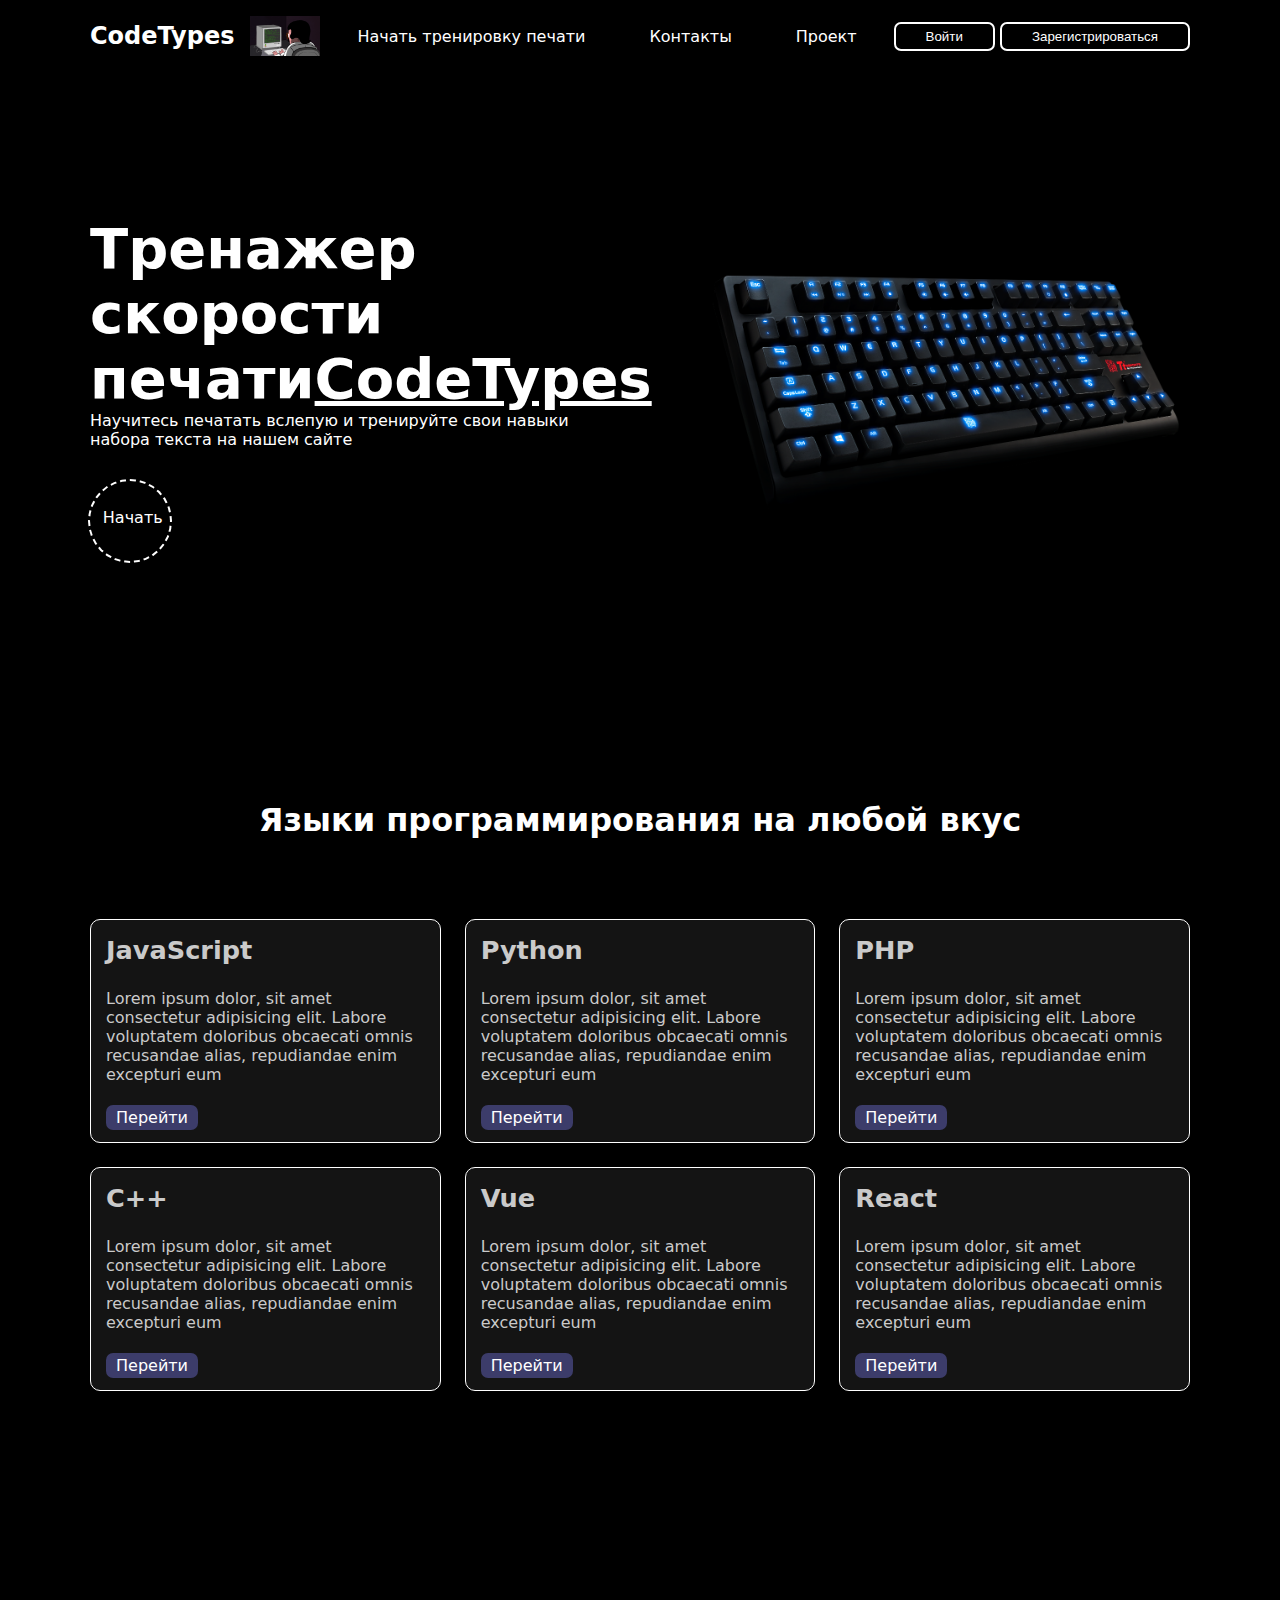
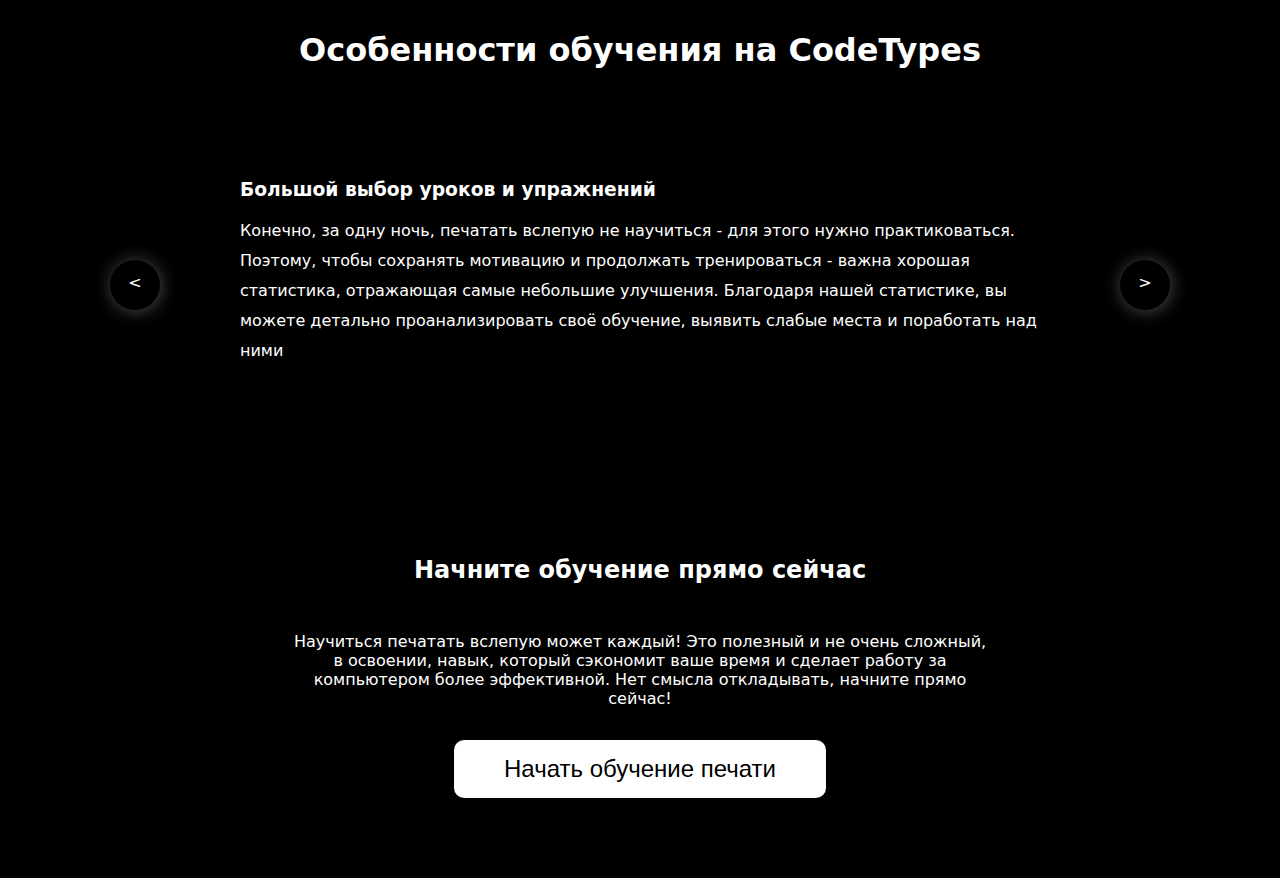
<file: index.html>
<!DOCTYPE html>
<html lang="en">
<head>
    <meta charset="UTF-8">
    <meta name="viewport" content="width=device-width, initial-scale=1.0">
    <meta name="description" content="Улучшите свою скорость печати с помощью нашего тренажера.">
    <link rel="stylesheet" href="global.css">
    <link rel="stylesheet" href="./css/header.css">
    <link rel="stylesheet" href="./css/header-bot.css">
    <link rel="stylesheet" href="./css/card.css">
    <link rel="stylesheet" href="./css/slider.css">
    <link rel="stylesheet" href="./css/footer.css">
    <title>Тренажер скорости печати - улучшите свою скорость печати</title>
</head>
<body>
    <header class="header">
        <div class="container">
            <div class="inner-header">
                <div class="header-img">
                    <a href="" class="header-logo">CodeTypes</a>
                    <img src="./giphy.gif" alt="..." width="70" height="40">
                </div>
                    <div class="header-nav">
                        <ul class="nav">
                            <li class="nav-link"><a href="">Начать тренировку печати</a></li>
                            <li class="nav-link"><a href="contact.html">Контакты</a></li>
                            <li class="nav-link"><a href="project.html">Проект</a></li>
                    </ul>
                </div>
                <div class="button-register">
                    <button>Войти</button>
                    <button>Зарегистрироваться</button>
                </div>
            </div>
        </div>
    </header>

    <div class="header-bot-screen">
        <div class="container">
            <div class="left-side">
                <h1 class="header-bot-title">Тренажер скорости печати<span class="site-name">CodeTypes</span></h1>
                <p class="header-bot-description">
                    Научитесь печатать вслепую
                    и тренируйте свои навыки набора
                    текста на нашем сайте
                </p>
                <div class="animate-border">
                    <div class="inner-text">Начать</div>
                </div>
            </div>
            <div class="right-side-img">
                <img class="header-bot-img" src="./pngwing.com(3).png" alt="">
            </div>
        </div>
    </div>

    <div class="card-section">
        <div class="container">
            <h2 class="main-title">Языки программирования на любой вкус</h2>
            <div class="cards">
                <div class="card-item">
                    <p class="card-item-title">JavaScript</p>
                    <p class="card-item-text">
                        Lorem ipsum dolor, sit amet consectetur adipisicing elit.
                        Labore voluptatem doloribus obcaecati omnis recusandae alias, repudiandae enim excepturi eum 
                    </p>
                    <a href="" class="card-item-button">Перейти</a>
                </div>
                <div class="card-item">
                    <p class="card-item-title">Python</p>
                    <p class="card-item-text">
                        Lorem ipsum dolor, sit amet consectetur adipisicing elit.
                        Labore voluptatem doloribus obcaecati omnis recusandae alias, repudiandae enim excepturi eum 
                    </p>
                    <a href="" class="card-item-button">Перейти</a>
                </div>
                <div class="card-item">
                    <p class="card-item-title">PHP</p>
                    <p class="card-item-text">
                        Lorem ipsum dolor, sit amet consectetur adipisicing elit.
                        Labore voluptatem doloribus obcaecati omnis recusandae alias, repudiandae enim excepturi eum 
                    </p>
                    <a href="" class="card-item-button">Перейти</a>
                </div>
                <div class="card-item">
                    <p class="card-item-title">C++</p>
                    <p class="card-item-text">
                        Lorem ipsum dolor, sit amet consectetur adipisicing elit.
                        Labore voluptatem doloribus obcaecati omnis recusandae alias, repudiandae enim excepturi eum 
                    </p>
                    <a href="" class="card-item-button">Перейти</a>
                </div>
                <div class="card-item">
                    <p class="card-item-title">Vue</p>
                    <p class="card-item-text">
                        Lorem ipsum dolor, sit amet consectetur adipisicing elit.
                        Labore voluptatem doloribus obcaecati omnis recusandae alias, repudiandae enim excepturi eum 
                    </p>
                    <a href="" class="card-item-button">Перейти</a>
                </div>
                <div class="card-item">
                    <p class="card-item-title">React</p>
                    <p class="card-item-text">
                        Lorem ipsum dolor, sit amet consectetur adipisicing elit.
                        Labore voluptatem doloribus obcaecati omnis recusandae alias, repudiandae enim excepturi eum 
                    </p>
                    <a href="" class="card-item-button">Перейти</a>
                </div>
            </div>
        </div>
    </div>

    <div class="slider-section">
        <div class="container">
            <h2 class="main-title">Особенности обучения на CodeTypes</h2>
            <div class="slider-container">
                <div class="slider-button button-prev">&lt</div>
                    <div class="grid-container">
                        <div class="grid-item">
                           <h3>
                            Большой выбор уроков и упражнений
                           </h3>
                           <p>
                            Конечно, за одну ночь, печатать вслепую не научиться - для этого нужно практиковаться. Поэтому, чтобы сохранять мотивацию и продолжать тренироваться - важна хорошая статистика, отражающая самые небольшие улучшения.
                            Благодаря нашей статистике, вы можете детально проанализировать своё обучение, выявить слабые места и поработать над ними
                        </p>   
                        </div>
                        <div class="grid-item">
                           <h3>
                                Умный и динамичный
                           </h3> 
                           <p>
                            Конечно, за одну ночь, печатать вслепую не научиться - для этого нужно практиковаться. Поэтому, чтобы сохранять мотивацию и продолжать тренироваться - важна хорошая статистика, отражающая самые небольшие улучшения.
                            Благодаря нашей статистике, вы можете детально проанализировать своё обучение, выявить слабые места и поработать над ними
                        </p>   
                        </div>
                        <div class="grid-item">
                         <h3>
                            Широкие возможности настройки
                         </h3>   
                         <p>
                            Конечно, за одну ночь, печатать вслепую не научиться - для этого нужно практиковаться. Поэтому, чтобы сохранять мотивацию и продолжать тренироваться - важна хорошая статистика, отражающая самые небольшие улучшения.
                            Благодаря нашей статистике, вы можете детально проанализировать своё обучение, выявить слабые места и поработать над ними
                        </p>   
                        </div>
                        <div class="grid-item">
                           <h3>
                            Профессиональная отчетность
                           </h3>
                            <p>
                                Конечно, за одну ночь, печатать вслепую не научиться - для этого нужно практиковаться. Поэтому, чтобы сохранять мотивацию и продолжать тренироваться - важна хорошая статистика, отражающая самые небольшие улучшения.
                                Благодаря нашей статистике, вы можете детально проанализировать своё обучение, выявить слабые места и поработать над ними
                            </p>         
                        </div>
                    </div>
                <div class="slider-button button-next">&gt</div>
            </div>
        </div>
    </div>
    <footer class="footer">
        <div class="container">
            <h2 class="footer-title">Начните обучение прямо сейчас</h2>
            <p>
                Научиться печатать вслепую может каждый! Это полезный и не очень сложный, в освоении, навык,
                который сэкономит ваше время и сделает работу за компьютером более эффективной.
                Нет смысла откладывать, начните прямо сейчас!
            </p>
            <button class="footer-button">Начать обучение печати</button>
        </div>
    </footer>
    <script src="./js/script.js"></script>
    <script src="./js/slider.js"></script>
</body>
</html>
</file>
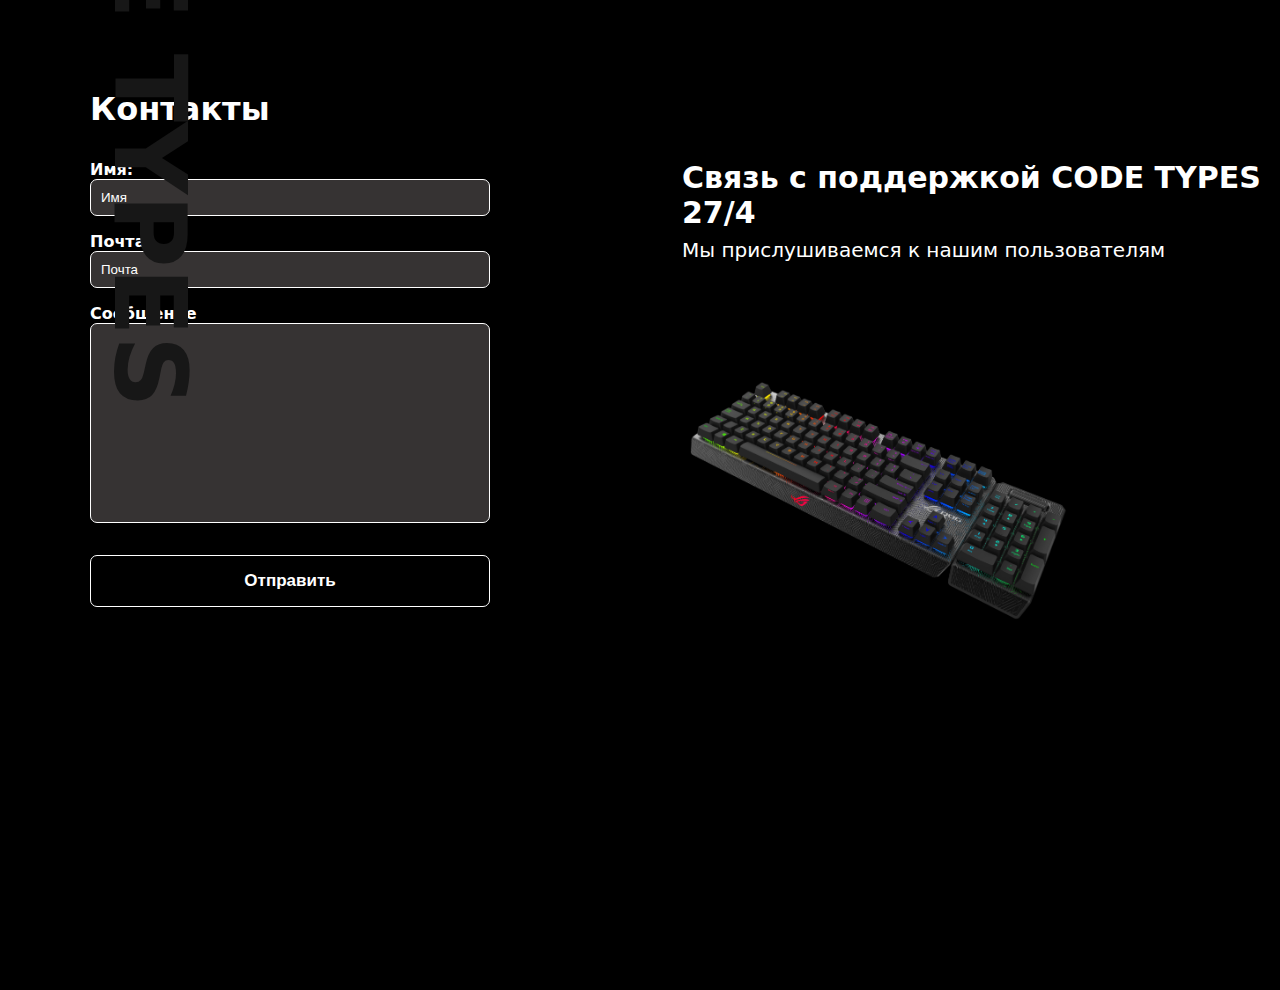
<file: contact.html>
<!DOCTYPE html>
<html lang="en">
<head>
    <meta charset="UTF-8">
    <meta name="viewport" content="width=device-width, initial-scale=1.0">
    <link rel="stylesheet" href="./global.css">
    <link rel="stylesheet" href="./css/contact.css">
    <title>Document</title>
</head>
<body>
    <div class="container">
        <div class="left-button">
            <a href="index.html">CODE TYPES</a>
        </div>
        <div class="inner-container">
            <h1 class="inner-title">
                Контакты
            </h1>
            <div class="sides">
                <div class="form-section">
                    <form>
                        <div class="form-block">
                            <label for="">Имя:</label>
                            <input type="text" placeholder="Имя">
                        </div>
                        <div class="form-block">
                            <label for="">Почта:</label>
                            <input type="text" placeholder="Почта">
                        </div>
                        <div class="form-block">
                            <label for="">Сообщение</label>
                            <textarea></textarea>
                        </div>
                        <button class="form-button">Отправить</button>
                    </form>
                </div>
                <div class="text-section">
                    <h3>Связь с поддержкой CODE TYPES 27/4</h3>
                    <p>Мы прислушиваемся к нашим пользователям</p>
                    <img class="animate-img" src="./pngwing.com (1).png" alt="" width="400">
                </div>
            </div>

        </div>
    </div>
</body>
</html>
</file>
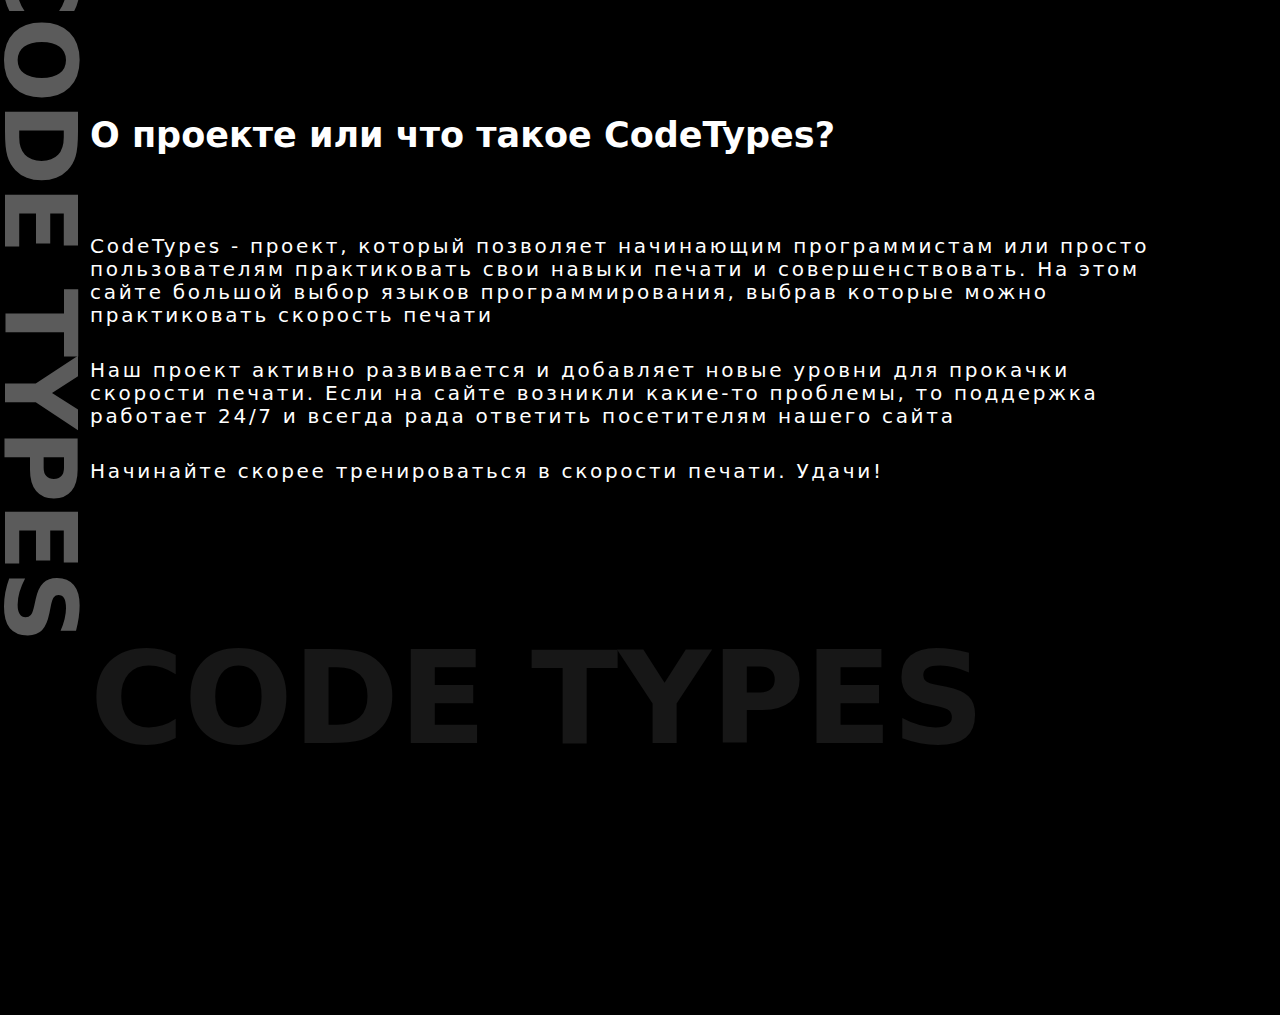
<file: project.html>
<!DOCTYPE html>
<html lang="en">
<head>
    <meta charset="UTF-8">
    <meta name="viewport" content="width=device-width, initial-scale=1.0">
    <link rel="stylesheet" href="./global.css">
    <link rel="stylesheet" href="./css/project.css">
    <title>Document</title>
</head>
<body>
    <div class="container">
        <div class="left-button">
            <a href="index.html">CODE TYPES</a>
        </div>
        <div class="inner-container">
        <h1>О проекте или что такое CodeTypes?</h1>
        <div class="first-text project-text">
            <p>
                CodeTypes - проект, который позволяет начинающим программистам или просто пользователям практиковать свои навыки печати и совершенствовать. На этом сайте большой выбор языков программирования, выбрав которые можно практиковать скорость печати
            </p>
        </div>
        <div class="second-text project-text">
            <p>
                Наш проект активно развивается и добавляет новые уровни для прокачки скорости печати. Если на сайте возникли какие-то проблемы, то поддержка работает 24/7 и всегда рада ответить посетителям нашего сайта
            </p>
        </div>
        <p class="project-text">Начинайте скорее тренироваться в скорости печати. Удачи! </p>
        <div class="buttom-main">
            <a href="index.html">CODE TYPES</a>
        </div>
    </div>
</div>
</body>
</html>
</file>
<file: global.css>
* {
  box-sizing: border-box;
  margin: 0;
  padding: 0;
}

body {
    /* Градиент */
    background: black; /* Здесь можно выбрать цвета градиента */
    /* Чтобы градиент занимал всю высоту страницы */
    height: 100vh;
    margin: 0; 
    font-family: system-ui, -apple-system, BlinkMacSystemFont, 'Segoe UI', Roboto, Oxygen, Ubuntu, Cantarell, 'Open Sans', 'Helvetica Neue', sans-serif; /* Пример подключения шрифта */
  }


  .container {
    max-width: 1100px;
    margin: 0 auto;
  }


  ul { 
    list-style-type: none;
  }

  a {
    text-decoration: none;
    color: white;
  }

  h1,h2, a, p, ul > li {
    color: white;
  }
</file>
<file: css/header.css>
.header {
    padding-top: 1rem ;
    padding-bottom: 10rem;
}

.header-img {
    display: flex;
    align-items: center;
    gap: 1rem;
}

.inner-header { 
    display: flex;
    align-items: center;
    justify-content: space-between;
}

.header-nav .nav {
    display: flex;
    gap: 4rem;
}


.header-logo { 
    font-size: 1.5rem;
    font-weight: 600;
}
</file>
<file: css/header-bot.css>
.header-bot-title {
    font-size: 3.5rem;
    width: 600px;
}

.header-bot-screen .container {
    display: flex;
    align-items: center;
    flex-direction: row;
    flex-wrap: nowrap;
}

.right-side-img {
  position: relative;
  transition: all .3s linear;
}

.header-bot-img {
    transition: all .5s linear;
    max-width: 500px;
    height: auto;
}

.header-bot-description {
    width: 500px;
    padding-bottom: 2rem;
}

.animate-border {
    width:80px;
    height: 80px;
    position: relative;
    cursor: pointer;
 /* Чтобы скрыть часть псевдоэлемента */
  }

  
  
  .animate-border::before {
    content: "";
    position: absolute;
    top: -2px; /* Сдвигаем на 2 пикселя вверх, чтобы скрыть границу внутри элемента */
    left: -2px; /* Сдвигаем на 2 пикселя влево */
    right: -2px; /* Сдвигаем на 2 пикселя вправо */
    bottom: -2px; /* Сдвигаем на 2 пикселя вниз */
    border: 2px dashed #ffffff; /* Здесь 2px - ширина линии, dashed - стиль пунктира, #000 - цвет */
    border-radius: 50%; /* Для создания круглой формы границы */
    animation: rotateBorder 9s linear infinite;
  }
  
  .inner-text {
    color: white;
    cursor: pointer;
    position: absolute;
    top: 1.7rem;
    left: 0.8rem;
  }

.button-register > button {
  padding: 5px 30px;
  background-color: transparent;
  border: 2px solid white;
  border-radius: 7px;
  color: white;
  transition: all .3s linear;
}

.button-register > button:hover { 
  background-color: #ffffff;
  color: rgb(51, 51, 82);
}

  @keyframes rotateBorder {
    from {
      transform: rotate(0deg);
    }
    to {
      transform: rotate(360deg);
    }
  }


.site-name {
    text-decoration: underline;
}
</file>
<file: css/card.css>
.card-section {
    padding: 15rem 0;
}


.main-title {
    text-align: center;
    font-size: 2rem;
    padding-bottom: 5rem;
}


.cards{
    display: grid;
    grid-template-columns: repeat(3, 1fr);
    gap: 1.5rem;
}

.card-item > p {
    color: rgb(202, 202, 202);
}

.card-item {
    transition: all .3s linear;
    padding: 15px;
    border-radius: 10px;
    border: 1px solid rgb(255, 255, 255);
    background-color: rgb(20, 20, 20);
}

.card-item:hover {
    transform: scale(1.1);
}

.card-item-title {
    font-size: 1.6rem;
    font-weight: 600;
}

.card-item-text {
    padding: 1.5rem 0;
}

.card-item-button {
    padding: 3px 10px;
    border-radius: 7px;
    color: rgb(255, 255, 255);
    background-color: rgb(60, 60, 106);
}
</file>
<file: css/slider.css>
.slider-section {
    padding-bottom: 10rem ;
}

.slider-container {
    position: relative;
    overflow: hidden;
}

.grid-container {
    display: flex;
    width: 100%; /* Ширина контейнера */
    transition: all .3s linear;
  }
  .grid-item > p {
    color: hsl(0, 0%, 100%);
    line-height: 30px;
  }
  .grid-item > h3 {
    padding-bottom: 1rem;
  }
  .grid-item {
    padding: 30px 150px;
    flex: 0 0 100%;
    display: inline-block; /* Отображение слайдов в строку */
    width: calc(100% / 1); /* Ширина каждого слайда */
    height: auto; /* Высота слайдов (замените на свои значения) */ /* Расстояние между слайдами */ /* Выравнивание текста по вертикали (замените на свои значения) */
    background-color: #000000; /* Цвет фона слайдов (замените на свои значения) */
    color: #ffffff; /* Цвет текста на слайдах (замените на свои значения) */
  }


  .slider-button {
    color: white;
    cursor: pointer;
    text-align: center;
    position: absolute;
    top: 45%;
    background-color: black;
    box-shadow: 1px 1px 17px rgb(78, 78, 78);
    width: 50px;
    height: 50px;
    border-radius: 50%;
    line-height: 45px;
    z-index: 9999;
    transition: all .3s linear;
  }

  .slider-button:hover {
    box-shadow: 1px 1px 30px rgb(78, 78, 78);
  }

  .button-prev {
    left: 20px;
  }

  .button-next {
    right: 20px;
  }
</file>
<file: css/footer.css>
.footer .container {
    display: flex;
    flex-direction: column;
    gap: 2rem;
    align-items: center;
}

.footer {
    padding-bottom: 5rem;
}

.footer-title {
    padding-bottom: 1rem;
}

.footer .container > p {
    width: 700px ;
    text-align: center;
}


.footer-button {
    cursor: pointer;
    color: rgb(0, 0, 0);
    font-size: 1.5rem;
    border-radius: 10px;
    background-color: rgb(255, 255, 255);
    padding: 15px 50px;
    border: none;
}
</file>
<file: css/contact.css>
body {
    overflow-y: hidden;
    color: white;
}

.inner-container {
    margin-top: 90px;
}

.inner-title {
    margin-bottom: 2rem;
}

.form-block , .form-button {
    display: flex;
    flex-direction: column;
    width: 400px;
}

.form-button {
    margin-top: 2rem;
    padding: 15px;
    border: 1px solid white;
    background-color: black;
    color: white;
    font-weight: 700;
    font-size: 17px;
    border-radius: 7px;
    cursor: pointer;
    transition: all .3s ease-in-out;
}

label {
    font-weight: 600;
}

input {
    padding: 10px;
    margin-bottom:1rem;
}


textarea {
    height: 200px;
    resize: none;
}

input , textarea {
    background-color: rgb(54, 51, 51);
    border: 1px solid white;
    border-radius: 7px;
}

input::placeholder, textarea::placeholder {
    color: white;
}

.form-button:hover {
    background-color: white;
    color: black;
}


.sides {
    display: flex;
    align-items: start  ;
    gap: 12rem;
}


.text-section img {
    margin-top: 7rem;
    animation: move 8s infinite;
}

.text-section p {
    font-size: 20px;
}


.text-section h3 {
    font-size: 30px;
    width: 600px;
    margin-bottom: 0.5rem;
}

.left-button {
    position: absolute;
    top: 0px;
    left: -200px;
    transform: rotate(90deg);
    transition: all .3s ease-in-out;
}

.left-button > a {
    font-weight: 700;
    font-size: 100px;
    color: #171717;
    transition: all .3s ease-in-out;
}

.left-button:hover{
    top: 220px;
}


.left-button > a:hover{
    color: #5b5b5b;
}


@keyframes move {
    0% {
        transform: rotate(-10deg);
    }
    50% {
        transform: rotate(10deg);
    }
    100% {
        transform: rotate(-10deg);  
    }
    
}
</file>
<file: css/project.css>
body {
    overflow-y: hidden;
}

.inner-container {
    margin-top: 115px;

}
.container {
    position: relative;

}

.project-text {
    color: #FFF;
    font-size: 20px;
    font-style: normal;
    font-weight: 500;
    line-height: 115%; /* 33.9px */
    letter-spacing: 2.7px;
}

.first-text {
    margin-bottom: 2rem;
}

.second-text {
    margin-bottom: 2rem;
}

h1 {
    font-size: 35px;
    font-style: normal;
    font-weight: 600;
    line-height: normal;
    margin-bottom: 80px;
}


.buttom-main {
    position: absolute;
    bottom: -290px;
    transition: all .3s ease-in-out;
}

.buttom-main > a {
    color: white;
    font-weight: 700;
    font-size: 128px;
    color: #171717;
    transition: all .3s ease-in-out;
}

.left-button {
    position: absolute;
    top: -140px;
    left: -400px;
    transform: rotate(90deg);
    transition: all .3s ease-in-out;
}

.left-button > a {
    font-weight: 700;
    font-size: 100px;
    color: #171717;
    transition: all .3s ease-in-out;
}

.left-button:hover{
    top: 120px;
}


.left-button > a:hover{
    color: #5b5b5b;
}

.buttom-main:hover {
    bottom: -250px;
}

.buttom-main > a:hover {
    color: #5b5b5b;
}
</file>
